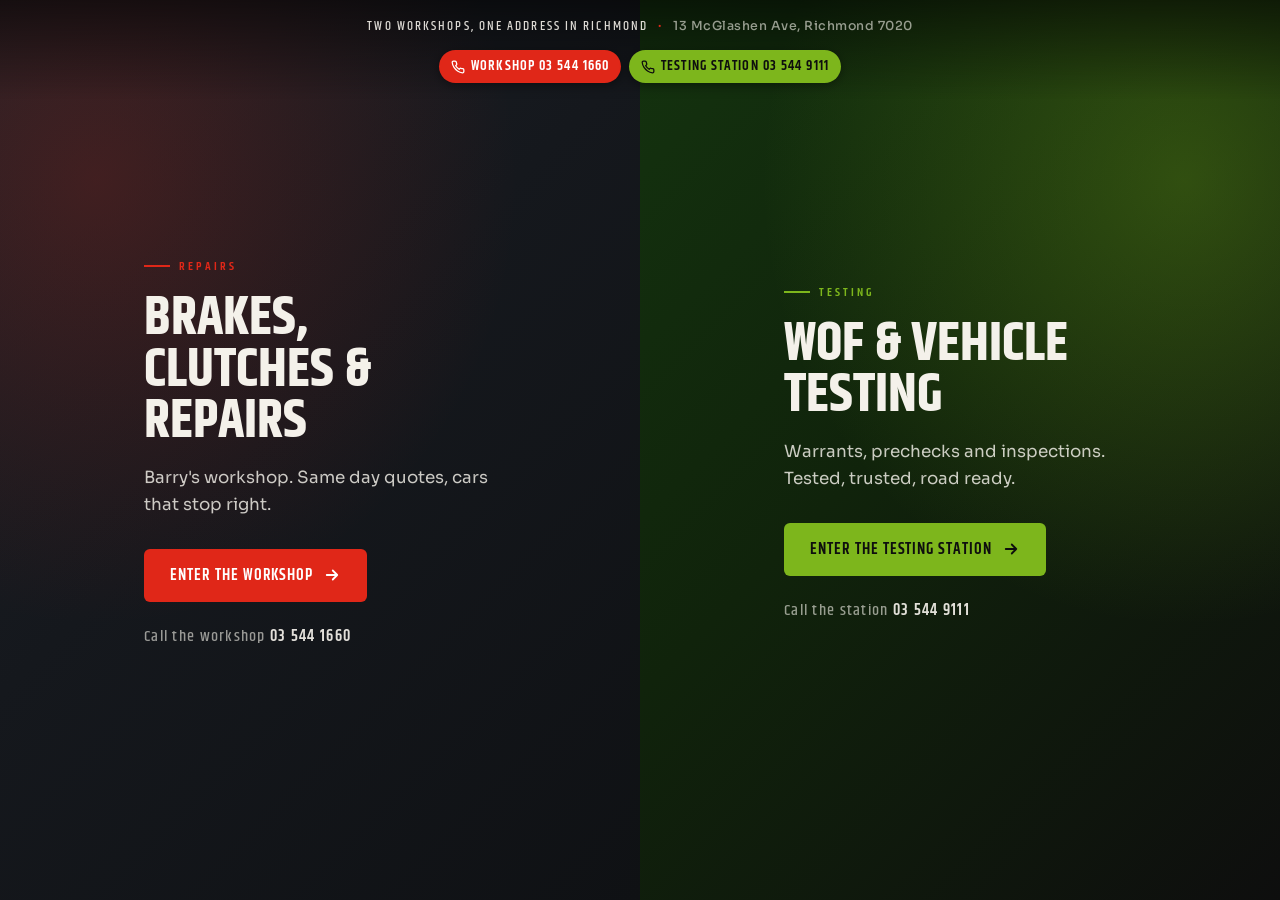
<file: index.html>
<!DOCTYPE html>
<html lang="en-NZ">
<head>
<meta charset="UTF-8">
<meta name="viewport" content="width=device-width, initial-scale=1.0">
<title>Richmond Brake &amp; Clutch and Richmond Vehicle Testing Station | Richmond</title>
<meta name="description" content="Two workshops, one address in Richmond. Barry Andrews' brake and clutch repair workshop, plus Richmond Vehicle Testing Station for WOF and vehicle inspections. 13 McGlashen Ave, Richmond 7020.">
<meta property="og:title" content="Richmond Brake & Clutch and Richmond Vehicle Testing Station">
<meta property="og:description" content="Two workshops, one address in Richmond. Repairs on one side, WOF and vehicle testing on the other.">
<meta property="og:type" content="website">
<link rel="icon" href="favicon.svg" type="image/svg+xml">
<link rel="preconnect" href="https://fonts.googleapis.com">
<link rel="preconnect" href="https://fonts.gstatic.com" crossorigin>
<link href="https://fonts.googleapis.com/css2?family=Khand:wght@400;500;600;700&family=Sora:wght@300;400;500;600&display=swap" rel="stylesheet">
<style>
  :root{
    --ink:#0f1114; --char:#15181d; --surface:#21262e;
    --accent:#e02718; --accent-d:#b41d10;
    --rvts:#7DB61C; --rvts-d:#63920f; --rvts-black:#0E0E0E;
    --bone:#f4f1ea; --ease:cubic-bezier(.2,.7,.2,1);
  }
  *{box-sizing:border-box;margin:0;padding:0}
  html,body{height:100%}
  body{
    font-family:'Sora',system-ui,sans-serif;
    background:var(--ink); color:var(--bone);
    overflow:hidden; -webkit-font-smoothing:antialiased;
  }

  /* Top strip */
  .chooser-top{
    position:fixed; top:0; left:0; right:0; z-index:5;
    display:flex; align-items:center; justify-content:center; gap:10px; flex-wrap:wrap;
    padding:16px 20px; text-align:center;
    font-family:'Khand',sans-serif; font-weight:500;
    letter-spacing:.16em; text-transform:uppercase; font-size:.82rem;
    color:rgba(244,241,234,.9);
    background:linear-gradient(to bottom, rgba(0,0,0,.55), rgba(0,0,0,0));
    pointer-events:none;
    animation:chTop .7s ease both;
  }
  .chooser-top .dot{color:var(--accent)}
  .chooser-top .addr{color:rgba(244,241,234,.6);font-family:'Sora';letter-spacing:.04em;text-transform:none;font-size:.78rem}
  /* Tap to call from the front page (13 Nov 2026): the panels' numbers are hidden on phones */
  .chooser-top .calls{width:100%;display:flex;justify-content:center;gap:8px;flex-wrap:wrap;margin-top:4px}
  .chooser-top .call{pointer-events:auto;display:inline-flex;align-items:center;gap:6px;padding:6px 12px;border-radius:999px;
    font-family:'Khand',sans-serif;font-weight:600;letter-spacing:.08em;font-size:.86rem;text-decoration:none;color:#fff;
    background:var(--accent);box-shadow:0 2px 10px rgba(0,0,0,.35);transition:background .2s}
  .chooser-top .call--rvts{background:var(--rvts);color:#0E0E0E}
  .chooser-top .call:hover{background:var(--accent-d)}
  .chooser-top .call--rvts:hover{background:var(--rvts-d)}
  .chooser-top .call svg{width:14px;height:14px}

  /* Split */
  .split{display:flex; height:100vh; height:100svh; width:100%}
  .panel{
    position:relative; flex:1 1 50%; overflow:hidden;
    display:flex; align-items:center; justify-content:center;
    text-decoration:none; color:var(--bone);
    transition:flex-grow .5s var(--ease), opacity .4s var(--ease);
    will-change:flex-grow;
  }
  .panel::before{
    content:""; position:absolute; inset:0; z-index:0;
    transition:transform .6s var(--ease), opacity .4s var(--ease);
    animation:chOpen .9s var(--ease) both;
  }
  .panel--brake::before{transform-origin:right center}
  .panel--rvts::before{transform-origin:left center}
  .panel--brake::before{
    background:
      radial-gradient(120% 90% at 15% 20%, rgba(224,39,24,.20), transparent 55%),
      linear-gradient(135deg, #1c2026 0%, #15181d 45%, #0f1114 100%);
  }
  .panel--rvts::before{
    background:
      radial-gradient(120% 90% at 85% 20%, rgba(125,182,28,.30), transparent 55%),
      linear-gradient(135deg, #14330f 0%, #10230b 45%, #0E0E0E 100%);
  }
  .panel-inner{
    position:relative; z-index:2; max-width:440px; width:100%;
    padding:40px 44px; text-align:left;
    animation:chFade .75s var(--ease) both;
  }
  .panel--brake .panel-inner{animation-delay:.18s}
  .panel--rvts .panel-inner{animation-delay:.32s}
  @keyframes chFade{from{opacity:0;transform:translateY(18px)}to{opacity:1;transform:none}}
  @keyframes chOpen{from{opacity:0;transform:scaleX(1.14)}to{opacity:1;transform:none}}
  @keyframes chTop{from{opacity:0;transform:translateY(-10px)}to{opacity:1;transform:none}}
  .panel-kicker{
    display:inline-flex; align-items:center; gap:9px;
    font-family:'Khand',sans-serif; font-weight:600; text-transform:uppercase;
    letter-spacing:.24em; font-size:.78rem; margin-bottom:18px;
  }
  .panel-kicker::before{content:"";width:26px;height:2px}
  .panel--brake .panel-kicker{color:var(--accent)}
  .panel--brake .panel-kicker::before{background:var(--accent)}
  .panel--rvts .panel-kicker{color:var(--rvts)}
  .panel--rvts .panel-kicker::before{background:var(--rvts)}
  .panel h1{
    font-family:'Khand',sans-serif; font-weight:700; text-transform:uppercase;
    line-height:.96; font-size:clamp(2.4rem,4.2vw,3.6rem); margin-bottom:16px;
  }
  .panel p{
    color:rgba(244,241,234,.82); font-size:1.05rem; line-height:1.6; max-width:38ch; margin-bottom:30px;
  }
  .panel-btn{
    display:inline-flex; align-items:center; gap:10px;
    font-family:'Khand',sans-serif; font-weight:600; text-transform:uppercase;
    letter-spacing:.06em; font-size:1rem;
    padding:14px 26px; border-radius:6px; color:#fff;
    transition:transform .2s var(--ease), background .2s var(--ease);
  }
  .panel-btn svg{width:18px;height:18px;transition:transform .25s var(--ease)}
  .panel--brake .panel-btn{background:var(--accent)}
  .panel--rvts .panel-btn{background:var(--rvts);color:#0E0E0E}
  .panel:hover .panel-btn{transform:translateY(-2px)}
  .panel--brake:hover .panel-btn{background:var(--accent-d)}
  .panel--rvts:hover .panel-btn{background:var(--rvts-d)}
  .panel:hover .panel-btn svg{transform:translateX(4px)}
  .panel-phone{
    display:block; margin-top:22px;
    font-family:'Khand',sans-serif; font-weight:500; letter-spacing:.08em;
    font-size:1rem; color:rgba(244,241,234,.6);
  }
  .panel-phone b{color:rgba(244,241,234,.92);font-weight:600}

  /* Desktop hover expand (55/45) with dimming */
  @media (hover:hover) and (min-width:861px){
    .split:hover .panel{flex-grow:.82; opacity:.6}
    .split:hover .panel:hover{flex-grow:1.22; opacity:1}
    .panel:hover::before{transform:scale(1.05)}
  }

  /* Divider seam on desktop */
  @media (min-width:861px){
    .panel--rvts{box-shadow:inset 1px 0 0 rgba(255,255,255,.06)}
  }

  /* ===== Mobile: simple, two clean tap-cards centred on screen ===== */
  @media (max-width:860px){
    html,body{height:auto}
    body{overflow:auto; display:flex; flex-direction:column; min-height:100svh; background:var(--ink)}

    /* Header prompt */
    .chooser-top{
      position:static; flex:0 0 auto; background:transparent; pointer-events:auto;
      flex-direction:column; gap:6px; padding:40px 22px 8px; text-align:center;
    }
    .chooser-top .dot{display:none}
    .chooser-top span:first-child{color:#fff; font-size:1.06rem; letter-spacing:.14em}
    .chooser-top .addr{width:100%; color:rgba(244,241,234,.5); letter-spacing:.05em}
    .chooser-top::after{
      content:"Tap a service to get started"; display:block; width:100%; margin-top:12px;
      font-family:'Sora',sans-serif; text-transform:none; letter-spacing:.01em;
      font-size:.84rem; color:rgba(244,241,234,.42);
    }

    /* Cards */
    .split{
      flex:1 1 auto; flex-direction:column; height:auto; min-height:0;
      justify-content:center; gap:16px;
      width:100%; max-width:460px; margin:0 auto;
      padding:6px 18px calc(30px + env(safe-area-inset-bottom));
    }
    .panel{
      flex:0 0 auto; min-height:0; border-radius:20px; overflow:hidden;
      align-items:stretch; justify-content:flex-start;
      box-shadow:0 16px 40px -24px rgba(0,0,0,.85);
    }
    .panel-inner{
      position:relative; width:100%; max-width:none; text-align:left;
      padding:26px 66px 26px 24px;
      display:flex; flex-direction:column; align-items:flex-start;
      animation-delay:0s;
    }
    .panel-kicker{justify-content:flex-start; margin-bottom:9px; font-size:.72rem}
    .panel h1{font-size:1.6rem; line-height:1; margin-bottom:0}
    .panel p{display:none}          /* declutter */
    .panel-phone{display:none}       /* declutter */
    .panel-btn{
      position:absolute; top:50%; right:18px; transform:translateY(-50%);
      width:46px; height:46px; padding:0; border-radius:50%;
      font-size:0; display:grid; place-items:center;
      box-shadow:0 6px 16px -8px rgba(0,0,0,.6);
    }
    .panel-btn svg{width:20px; height:20px}
  }
  @media (max-width:420px){
    .chooser-top{padding:32px 18px 6px}
    .panel h1{font-size:1.42rem}
    .panel-inner{padding:24px 60px 24px 22px}
    .panel-btn{width:44px; height:44px; right:16px}
  }

  @media (prefers-reduced-motion:reduce){
    .panel,.panel::before,.panel-btn,.panel-btn svg{transition:none}
    .panel-inner,.panel::before,.chooser-top{animation:none}
    .split:hover .panel{flex-grow:1;opacity:1}
    .split:hover .panel:hover{flex-grow:1}
  }
</style>
</head>
<body>

<div class="chooser-top">
  <span>Two workshops, one address in Richmond</span>
  <span class="dot">&bull;</span>
  <span class="addr">13 McGlashen Ave, Richmond 7020</span>
  <span class="calls">
    <a class="call call--brake" href="tel:+6435441660" aria-label="Call Richmond Brake and Clutch on 03 544 1660"><svg viewBox="0 0 24 24" fill="none" stroke="currentColor" stroke-width="2.2" stroke-linecap="round" stroke-linejoin="round" aria-hidden="true"><path d="M22 16.9v3a2 2 0 0 1-2.2 2 19.8 19.8 0 0 1-8.6-3.1 19.5 19.5 0 0 1-6-6A19.8 19.8 0 0 1 2.1 4.2 2 2 0 0 1 4.1 2h3a2 2 0 0 1 2 1.7c.1 1 .4 1.9.7 2.8a2 2 0 0 1-.5 2.1L8 9.9a16 16 0 0 0 6 6l1.3-1.3a2 2 0 0 1 2.1-.4c.9.3 1.8.6 2.8.7a2 2 0 0 1 1.7 2z"/></svg>Workshop 03 544 1660</a>
    <a class="call call--rvts" href="tel:+6435449111" aria-label="Call Richmond Vehicle Testing Station on 03 544 9111"><svg viewBox="0 0 24 24" fill="none" stroke="currentColor" stroke-width="2.2" stroke-linecap="round" stroke-linejoin="round" aria-hidden="true"><path d="M22 16.9v3a2 2 0 0 1-2.2 2 19.8 19.8 0 0 1-8.6-3.1 19.5 19.5 0 0 1-6-6A19.8 19.8 0 0 1 2.1 4.2 2 2 0 0 1 4.1 2h3a2 2 0 0 1 2 1.7c.1 1 .4 1.9.7 2.8a2 2 0 0 1-.5 2.1L8 9.9a16 16 0 0 0 6 6l1.3-1.3a2 2 0 0 1 2.1-.4c.9.3 1.8.6 2.8.7a2 2 0 0 1 1.7 2z"/></svg>Testing station 03 544 9111</a>
  </span>
</div>

<main class="split">
  <a class="panel panel--brake" href="brake-clutch.html" aria-label="Enter Richmond Brake and Clutch, the repair workshop">
    <div class="panel-inner">
      <span class="panel-kicker">Repairs</span>
      <h1>Brakes, Clutches &amp; Repairs</h1>
      <p>Barry's workshop. Same day quotes, cars that stop right.</p>
      <span class="panel-btn">Enter the workshop
        <svg viewBox="0 0 24 24" fill="none" stroke="currentColor" stroke-width="2.4" stroke-linecap="round" stroke-linejoin="round" aria-hidden="true"><path d="M5 12h14M13 6l6 6-6 6"/></svg>
      </span>
      <span class="panel-phone">Call the workshop <b>03 544 1660</b></span>
    </div>
  </a>

  <a class="panel panel--rvts" href="rvts.html" aria-label="Enter Richmond Vehicle Testing Station for WOF and inspections">
    <div class="panel-inner">
      <span class="panel-kicker">Testing</span>
      <h1>WOF &amp; Vehicle Testing</h1>
      <p>Warrants, prechecks and inspections. Tested, trusted, road ready.</p>
      <span class="panel-btn">Enter the testing station
        <svg viewBox="0 0 24 24" fill="none" stroke="currentColor" stroke-width="2.4" stroke-linecap="round" stroke-linejoin="round" aria-hidden="true"><path d="M5 12h14M13 6l6 6-6 6"/></svg>
      </span>
      <span class="panel-phone">Call the station <b>03 544 9111</b></span>
    </div>
  </a>
</main>

</body>
</html>
</file>
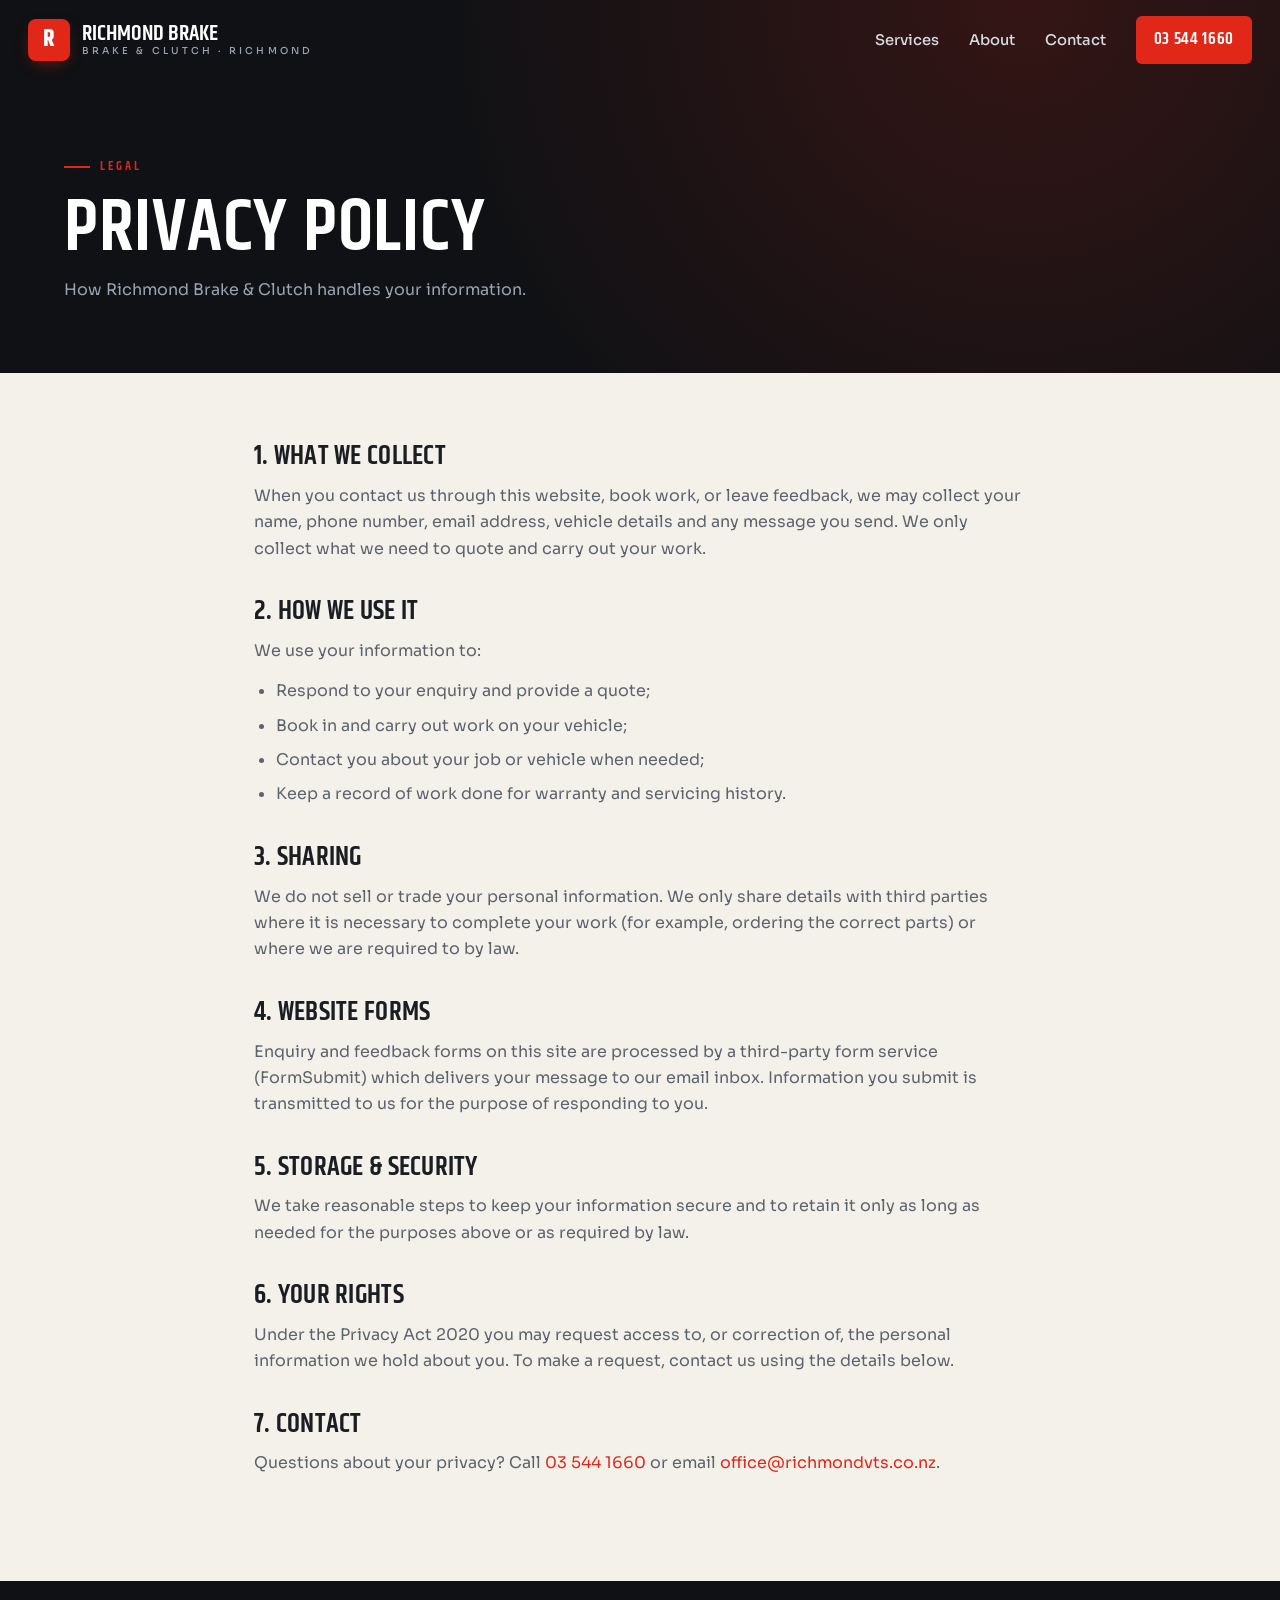
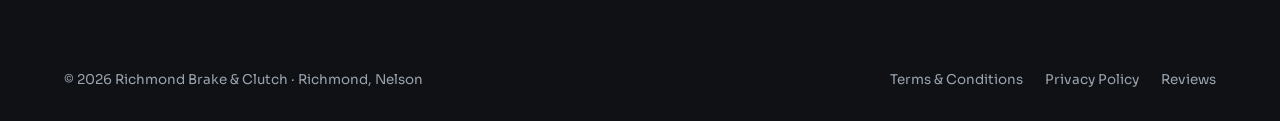
<file: privacy.html>
<!DOCTYPE html>
<html lang="en-NZ">
<head>
<meta charset="UTF-8">
<meta name="viewport" content="width=device-width, initial-scale=1.0">
<title>Privacy Policy | Richmond Brake &amp; Clutch</title>
<meta name="description" content="Privacy policy for Richmond Brake & Clutch.">
<link rel="icon" href="favicon.svg" type="image/svg+xml">
<link rel="preconnect" href="https://fonts.googleapis.com">
<link rel="preconnect" href="https://fonts.gstatic.com" crossorigin>
<link href="https://fonts.googleapis.com/css2?family=Khand:wght@400;500;600;700&family=Sora:wght@300;400;500;600&display=swap" rel="stylesheet">
<link rel="stylesheet" href="styles.css">
</head>
<body>
<nav class="nav scrolled">
  <a href="index.html" class="brand"><span class="mark">R</span><span class="bn">Richmond Brake<small>Brake &amp; Clutch · Richmond</small></span></a>
  <div class="nav-links">
    <a class="lnk" href="brake-clutch.html#services">Services</a>
    <a class="lnk" href="brake-clutch.html#about">About</a>
    <a class="lnk" href="brake-clutch.html#contact">Contact</a>
    <a class="nav-phone" href="tel:+6435441660">03 544 1660</a>
  </div>
  <div class="burger"><span></span><span></span><span></span></div>
</nav>

<header class="page-hero">
  <div class="wrap">
    <span class="eyebrow">Legal</span>
    <h1>Privacy Policy</h1>
    <p>How Richmond Brake &amp; Clutch handles your information.</p>
  </div>
</header>

<section class="legal">
  <div class="wrap">
    <h2>1. What we collect</h2>
    <p>When you contact us through this website, book work, or leave feedback, we may collect your name, phone number, email address, vehicle details and any message you send. We only collect what we need to quote and carry out your work.</p>

    <h2>2. How we use it</h2>
    <p>We use your information to:</p>
    <ul>
      <li>Respond to your enquiry and provide a quote;</li>
      <li>Book in and carry out work on your vehicle;</li>
      <li>Contact you about your job or vehicle when needed;</li>
      <li>Keep a record of work done for warranty and servicing history.</li>
    </ul>

    <h2>3. Sharing</h2>
    <p>We do not sell or trade your personal information. We only share details with third parties where it is necessary to complete your work (for example, ordering the correct parts) or where we are required to by law.</p>

    <h2>4. Website forms</h2>
    <p>Enquiry and feedback forms on this site are processed by a third-party form service (FormSubmit) which delivers your message to our email inbox. Information you submit is transmitted to us for the purpose of responding to you.</p>

    <h2>5. Storage &amp; security</h2>
    <p>We take reasonable steps to keep your information secure and to retain it only as long as needed for the purposes above or as required by law.</p>

    <h2>6. Your rights</h2>
    <p>Under the Privacy Act 2020 you may request access to, or correction of, the personal information we hold about you. To make a request, contact us using the details below.</p>

    <h2>7. Contact</h2>
    <p>Questions about your privacy? Call <a href="tel:+6435441660" style="color:var(--accent)">03 544 1660</a> or email <a href="mailto:office@richmondvts.co.nz" style="color:var(--accent)">office@richmondvts.co.nz</a>.</p>
  </div>
</section>

<footer class="footer">
  <div class="wrap">
    <div class="foot-bottom" style="border-top:none">
      <p>© 2026 Richmond Brake &amp; Clutch · Richmond, Nelson</p>
      <div class="links">
        <a href="terms.html">Terms &amp; Conditions</a>
        <a href="privacy.html">Privacy Policy</a>
        <a href="review.html">Reviews</a>
      </div>
    </div>
  </div>
</footer>
<script src="main.js"></script>
</body>
</html>
</file>
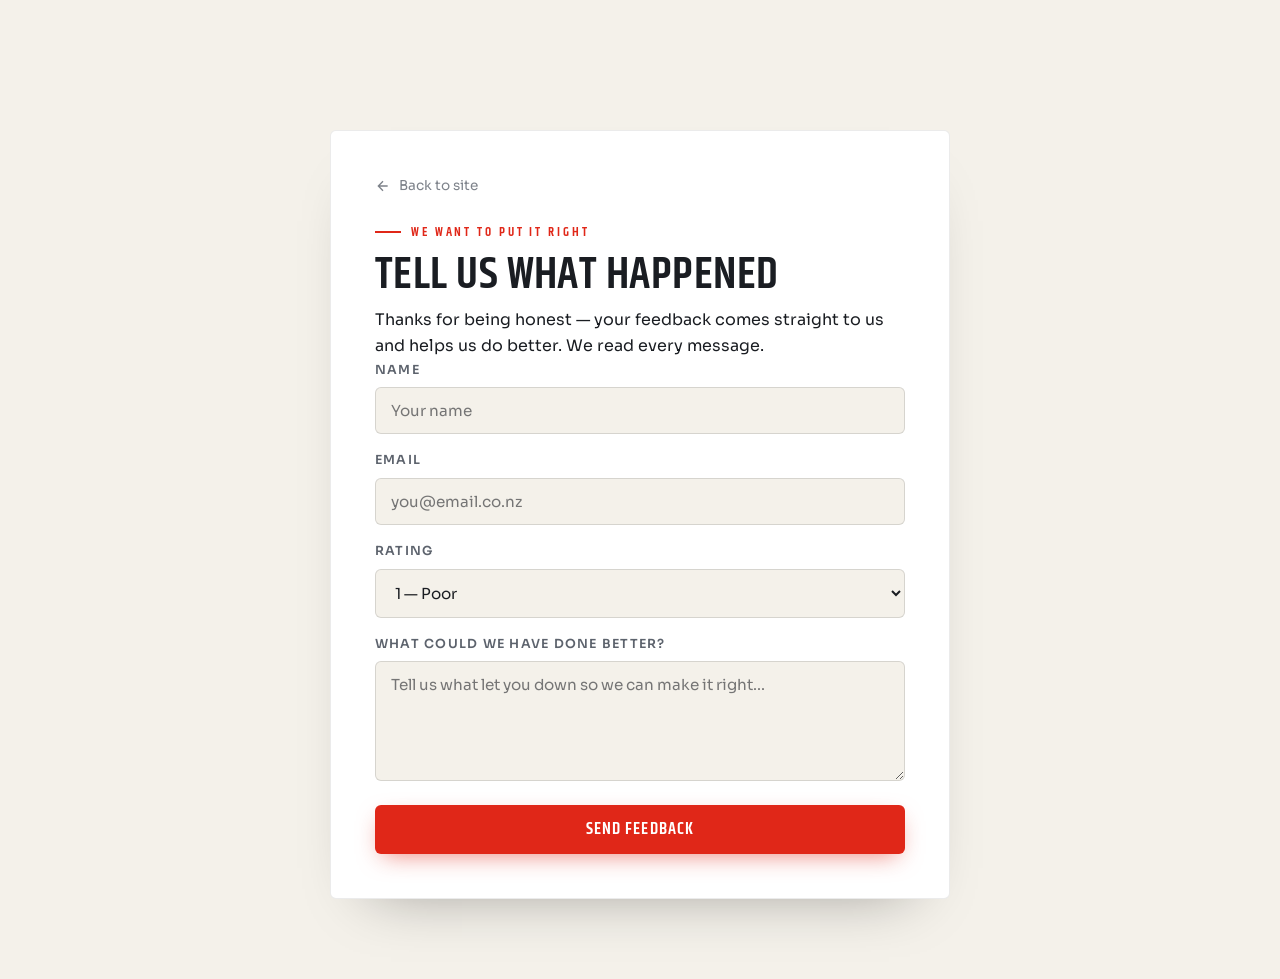
<file: private.html>
<!DOCTYPE html>
<html lang="en-NZ">
<head>
<meta charset="UTF-8">
<meta name="viewport" content="width=device-width, initial-scale=1.0">
<title>Your Feedback | Richmond Brake &amp; Clutch</title>
<meta name="description" content="Share your feedback privately with Richmond Brake & Clutch.">
<link rel="icon" href="favicon.svg" type="image/svg+xml">
<link rel="preconnect" href="https://fonts.googleapis.com">
<link rel="preconnect" href="https://fonts.gstatic.com" crossorigin>
<link href="https://fonts.googleapis.com/css2?family=Khand:wght@400;500;600;700&family=Sora:wght@300;400;500;600&display=swap" rel="stylesheet">
<link rel="stylesheet" href="styles.css">
</head>
<body>
<div class="fb-wrap">
  <div class="fb-card">
    <a href="index.html" class="back-link" style="position:static;color:var(--muted);display:inline-flex;margin-bottom:18px">
      <svg width="16" height="16" viewBox="0 0 24 24" fill="none" stroke="currentColor" stroke-width="2"><path d="M19 12H5M12 19l-7-7 7-7"/></svg> Back to site
    </a>
    <div id="formView">
      <span class="eyebrow">We want to put it right</span>
      <h1>Tell us what happened</h1>
      <p>Thanks for being honest — your feedback comes straight to us and helps us do better. We read every message.</p>
      <div class="rating-pill" id="ratingPill">★ Your rating: <span id="ratingNum">—</span> / 5</div>
      <form id="fbForm" action="https://formspree.io/f/mdaqjbww" method="POST">
        <input type="hidden" name="_subject" value="Private feedback — Richmond Brake & Clutch">
        <input type="hidden" name="Rating" id="ratingField" value="">
        <div class="field"><label>Name</label><input type="text" name="Name" placeholder="Your name" required></div>
        <div class="field"><label>Email</label><input type="email" name="email" placeholder="you@email.co.nz" required></div>
        <div class="field"><label>Rating</label>
          <select name="RatingChoice" id="ratingSelect">
            <option value="1">1 — Poor</option>
            <option value="2">2 — Below expectations</option>
            <option value="3">3 — OK</option>
          </select>
        </div>
        <div class="field"><label>What could we have done better?</label><textarea name="Feedback" placeholder="Tell us what let you down so we can make it right..." required></textarea></div>
        <button type="submit" class="btn btn-primary" style="width:100%;justify-content:center">Send Feedback</button>
      </form>
    </div>
    <div class="success" id="successView">
      <div class="ic"><svg width="34" height="34" viewBox="0 0 24 24" fill="none" stroke="currentColor" stroke-width="2.5"><path d="M5 12l5 5L20 6"/></svg></div>
      <h2>Thank you</h2>
      <p>We've got your feedback and we'll be in touch to put things right. We genuinely appreciate you taking the time.</p>
      <a href="index.html" class="btn btn-outline" style="margin-top:24px">Back to home</a>
    </div>
  </div>
</div>
<script>
// Pre-fill rating from URL
var params = new URLSearchParams(window.location.search);
var rating = params.get('rating');
if (rating && ['1','2','3'].indexOf(rating) !== -1) {
  document.getElementById('ratingNum').textContent = rating;
  document.getElementById('ratingField').value = rating;
  var sel = document.getElementById('ratingSelect');
  sel.value = rating;
} else {
  document.getElementById('ratingPill').style.display = 'none';
}
document.getElementById('ratingSelect').addEventListener('change', function(){
  document.getElementById('ratingField').value = this.value;
  document.getElementById('ratingNum').textContent = this.value;
});

// AJAX submit → show success state
document.getElementById('fbForm').addEventListener('submit', function(e){
  e.preventDefault();
  var form = e.target;
  fetch(form.action, { method:'POST', body:new FormData(form), headers:{'Accept':'application/json'} })
    .then(function(){ document.getElementById('formView').style.display='none'; document.getElementById('successView').classList.add('show'); window.scrollTo(0,0); })
    .catch(function(){ document.getElementById('formView').style.display='none'; document.getElementById('successView').classList.add('show'); });
});
</script>
</body>
</html>
</file>
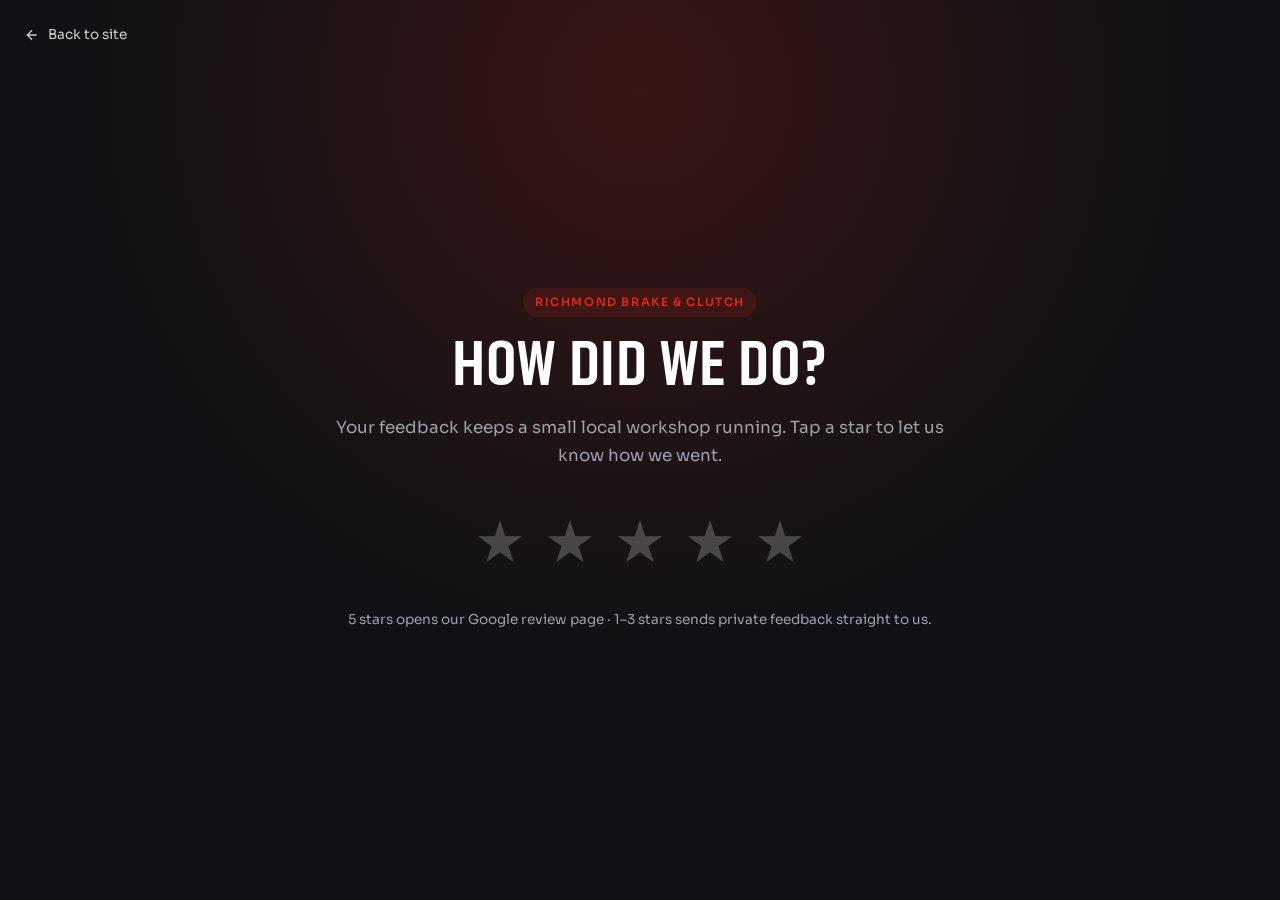
<file: review.html>
<!DOCTYPE html>
<html lang="en-NZ">
<head>
<meta charset="UTF-8">
<meta name="viewport" content="width=device-width, initial-scale=1.0">
<title>Leave a Review | Richmond Brake &amp; Clutch</title>
<meta name="description" content="Tell us how we did. Leave a quick rating for Richmond Brake & Clutch.">
<link rel="icon" href="favicon.svg" type="image/svg+xml">
<link rel="preconnect" href="https://fonts.googleapis.com">
<link rel="preconnect" href="https://fonts.gstatic.com" crossorigin>
<link href="https://fonts.googleapis.com/css2?family=Khand:wght@400;500;600;700&family=Sora:wght@300;400;500;600&display=swap" rel="stylesheet">
<link rel="stylesheet" href="styles.css">
</head>
<body>
<div class="review-wrap">
  <a href="index.html" class="back-link">
    <svg width="16" height="16" viewBox="0 0 24 24" fill="none" stroke="currentColor" stroke-width="2"><path d="M19 12H5M12 19l-7-7 7-7"/></svg> Back to site
  </a>
  <div class="review-card">
    <span class="badge">Richmond Brake &amp; Clutch</span>
    <h1>How did we do?</h1>
    <p>Your feedback keeps a small local workshop running. Tap a star to let us know how we went.</p>
    <div class="star-row" id="stars">
      <button class="star-btn" data-v="1" aria-label="1 star">★</button>
      <button class="star-btn" data-v="2" aria-label="2 stars">★</button>
      <button class="star-btn" data-v="3" aria-label="3 stars">★</button>
      <button class="star-btn" data-v="4" aria-label="4 stars">★</button>
      <button class="star-btn" data-v="5" aria-label="5 stars">★</button>
    </div>
    <p class="small">5 stars opens our Google review page · 1–3 stars sends private feedback straight to us.</p>
  </div>
</div>
<script>
// 4–5 stars → Google review; 1–3 → private feedback form
var GOOGLE_REVIEW_URL = "https://search.google.com/local/writereview?placeid=ChIJj8UVHRWUO20RhXWLin2Xtoo";
var row = document.getElementById('stars');
row.querySelectorAll('.star-btn').forEach(function(btn){
  btn.addEventListener('mouseenter', function(){
    var v = +btn.dataset.v;
    row.querySelectorAll('.star-btn').forEach(function(b){ b.style.color = (+b.dataset.v <= v) ? '' : 'rgba(255,255,255,.22)'; });
    row.classList.add('hl');
    row.querySelectorAll('.star-btn').forEach(function(b){ if(+b.dataset.v <= v) b.style.color = 'var(--accent)'; });
  });
  btn.addEventListener('click', function(){
    var v = +btn.dataset.v;
    if (v >= 4) { window.location.href = GOOGLE_REVIEW_URL; }
    else { window.location.href = 'private.html?rating=' + v; }
  });
});
row.addEventListener('mouseleave', function(){
  row.classList.remove('hl');
  row.querySelectorAll('.star-btn').forEach(function(b){ b.style.color = 'rgba(255,255,255,.22)'; });
});
</script>
</body>
</html>
</file>
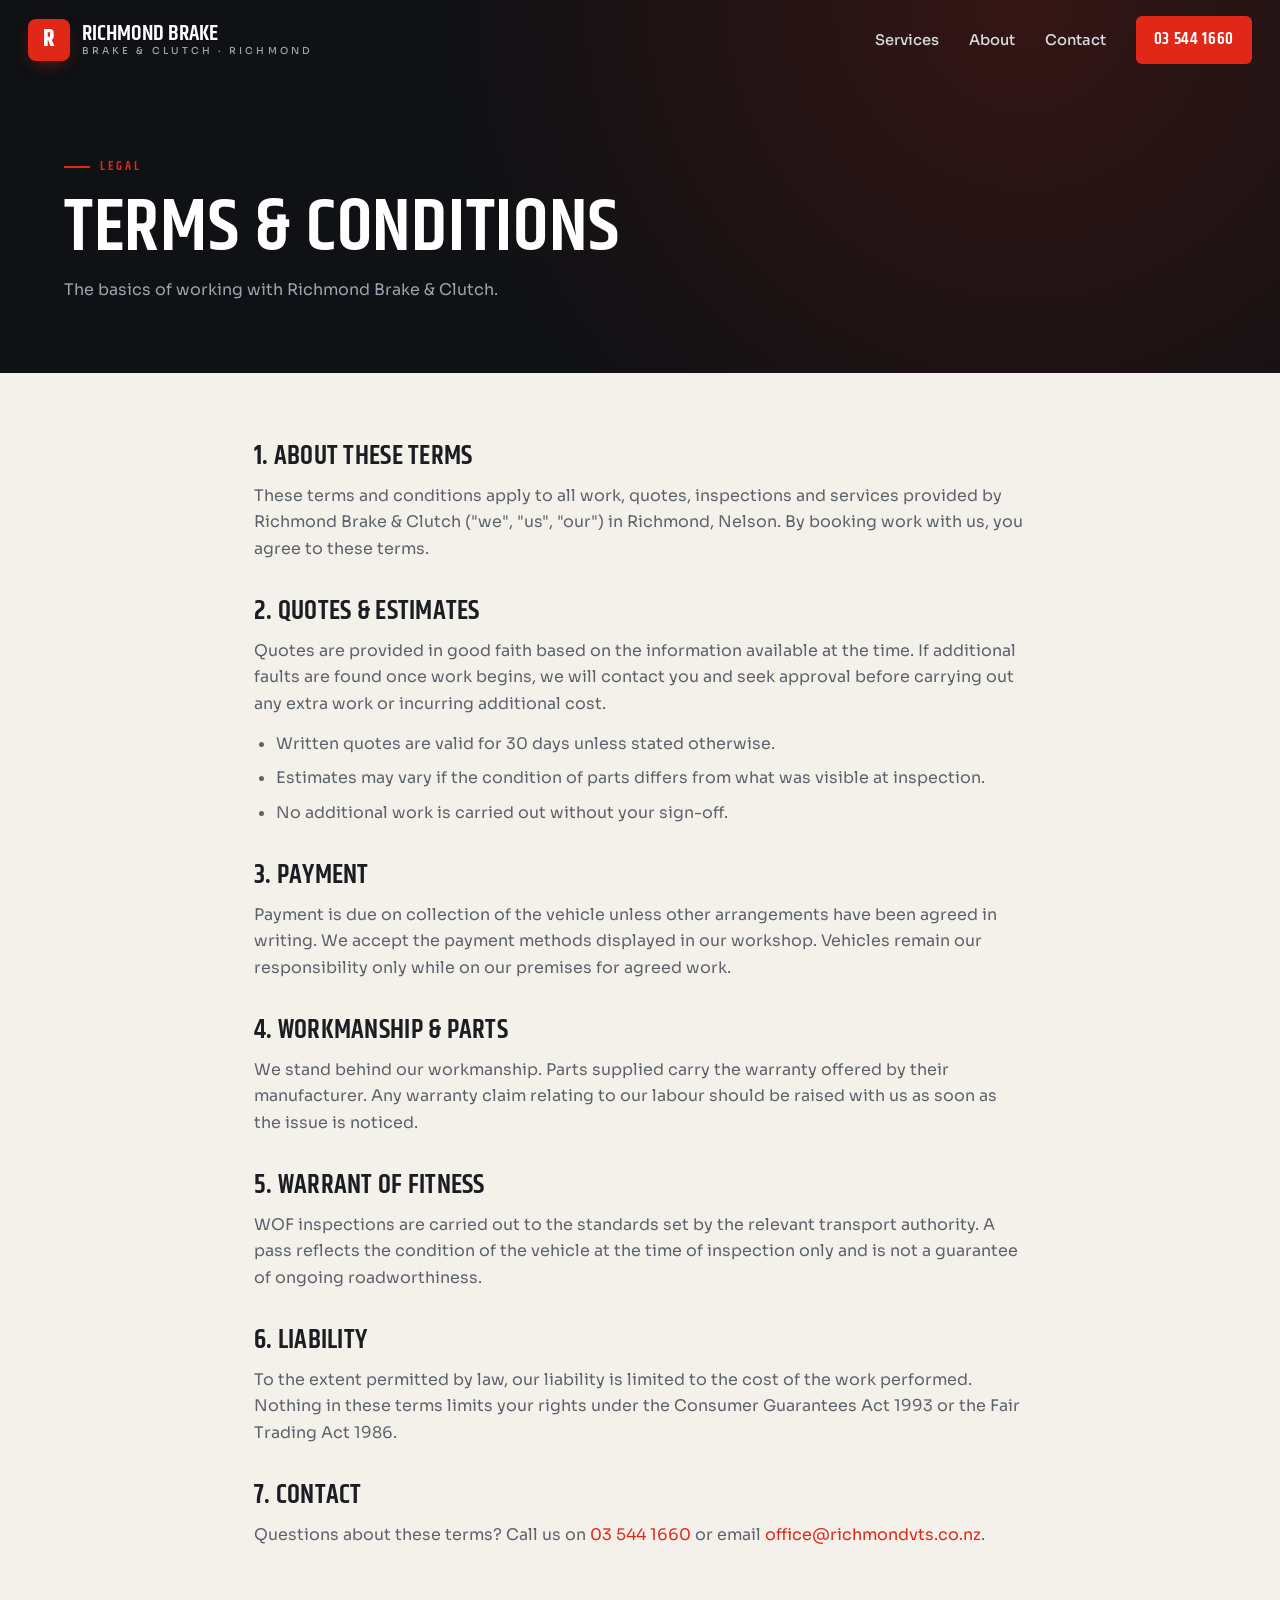
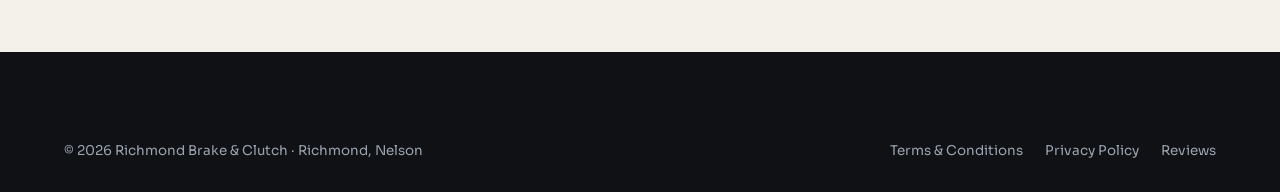
<file: terms.html>
<!DOCTYPE html>
<html lang="en-NZ">
<head>
<meta charset="UTF-8">
<meta name="viewport" content="width=device-width, initial-scale=1.0">
<title>Terms &amp; Conditions | Richmond Brake &amp; Clutch</title>
<meta name="description" content="Terms and conditions for Richmond Brake & Clutch.">
<link rel="icon" href="favicon.svg" type="image/svg+xml">
<link rel="preconnect" href="https://fonts.googleapis.com">
<link rel="preconnect" href="https://fonts.gstatic.com" crossorigin>
<link href="https://fonts.googleapis.com/css2?family=Khand:wght@400;500;600;700&family=Sora:wght@300;400;500;600&display=swap" rel="stylesheet">
<link rel="stylesheet" href="styles.css">
</head>
<body>
<nav class="nav scrolled">
  <a href="index.html" class="brand"><span class="mark">R</span><span class="bn">Richmond Brake<small>Brake &amp; Clutch · Richmond</small></span></a>
  <div class="nav-links">
    <a class="lnk" href="brake-clutch.html#services">Services</a>
    <a class="lnk" href="brake-clutch.html#about">About</a>
    <a class="lnk" href="brake-clutch.html#contact">Contact</a>
    <a class="nav-phone" href="tel:+6435441660">03 544 1660</a>
  </div>
  <div class="burger"><span></span><span></span><span></span></div>
</nav>

<header class="page-hero">
  <div class="wrap">
    <span class="eyebrow">Legal</span>
    <h1>Terms &amp; Conditions</h1>
    <p>The basics of working with Richmond Brake &amp; Clutch.</p>
  </div>
</header>

<section class="legal">
  <div class="wrap">
    <h2>1. About these terms</h2>
    <p>These terms and conditions apply to all work, quotes, inspections and services provided by Richmond Brake &amp; Clutch ("we", "us", "our") in Richmond, Nelson. By booking work with us, you agree to these terms.</p>

    <h2>2. Quotes &amp; estimates</h2>
    <p>Quotes are provided in good faith based on the information available at the time. If additional faults are found once work begins, we will contact you and seek approval before carrying out any extra work or incurring additional cost.</p>
    <ul>
      <li>Written quotes are valid for 30 days unless stated otherwise.</li>
      <li>Estimates may vary if the condition of parts differs from what was visible at inspection.</li>
      <li>No additional work is carried out without your sign-off.</li>
    </ul>

    <h2>3. Payment</h2>
    <p>Payment is due on collection of the vehicle unless other arrangements have been agreed in writing. We accept the payment methods displayed in our workshop. Vehicles remain our responsibility only while on our premises for agreed work.</p>

    <h2>4. Workmanship &amp; parts</h2>
    <p>We stand behind our workmanship. Parts supplied carry the warranty offered by their manufacturer. Any warranty claim relating to our labour should be raised with us as soon as the issue is noticed.</p>

    <h2>5. Warrant of Fitness</h2>
    <p>WOF inspections are carried out to the standards set by the relevant transport authority. A pass reflects the condition of the vehicle at the time of inspection only and is not a guarantee of ongoing roadworthiness.</p>

    <h2>6. Liability</h2>
    <p>To the extent permitted by law, our liability is limited to the cost of the work performed. Nothing in these terms limits your rights under the Consumer Guarantees Act 1993 or the Fair Trading Act 1986.</p>

    <h2>7. Contact</h2>
    <p>Questions about these terms? Call us on <a href="tel:+6435441660" style="color:var(--accent)">03 544 1660</a> or email <a href="mailto:office@richmondvts.co.nz" style="color:var(--accent)">office@richmondvts.co.nz</a>.</p>
  </div>
</section>

<footer class="footer">
  <div class="wrap">
    <div class="foot-bottom" style="border-top:none">
      <p>© 2026 Richmond Brake &amp; Clutch · Richmond, Nelson</p>
      <div class="links">
        <a href="terms.html">Terms &amp; Conditions</a>
        <a href="privacy.html">Privacy Policy</a>
        <a href="review.html">Reviews</a>
      </div>
    </div>
  </div>
</footer>
<script src="main.js"></script>
</body>
</html>
</file>
<file: styles.css>
/* Richmond Brake & Clutch — Industrial archetype
   Fonts: Khand (display) + Sora (body) | Accent: brake red */

:root{
  --ink:#0f1114;
  --char:#15181d;
  --char-2:#1c2026;
  --surface:#21262e;
  --line:rgba(255,255,255,.08);
  --bone:#f4f1ea;
  --bone-2:#ece7dd;
  --paper:#ffffff;
  --text:#1a1d22;
  --muted:#5d636d;
  --muted-d:#9aa3af;
  --accent:#e02718;
  --accent-d:#b41d10;
  --accent-soft:rgba(224,39,24,.12);
  --r:6px;
  --maxw:1200px;
  --ease:cubic-bezier(.2,.7,.2,1);
}

*{box-sizing:border-box;margin:0;padding:0}
html{scroll-behavior:smooth}
img{image-orientation:from-image;max-width:100%;display:block}
body{
  font-family:'Sora',system-ui,sans-serif;
  color:var(--text);
  background:var(--bone);
  line-height:1.65;
  -webkit-font-smoothing:antialiased;
  overflow-x:hidden;
}
h1,h2,h3,h4,.display{
  font-family:'Khand','Sora',sans-serif;
  font-weight:600;
  line-height:1.02;
  letter-spacing:.01em;
  text-transform:uppercase;
}
a{color:inherit;text-decoration:none}
.wrap{max-width:var(--maxw);margin:0 auto;padding:0 24px}
.eyebrow{
  font-family:'Khand',sans-serif;
  text-transform:uppercase;
  letter-spacing:.22em;
  font-size:.82rem;
  font-weight:600;
  color:var(--accent);
  display:inline-flex;align-items:center;gap:10px;
}
.eyebrow::before{content:"";width:26px;height:2px;background:var(--accent);display:inline-block}
.eyebrow.center::after{content:"";width:26px;height:2px;background:var(--accent);display:inline-block}
.eyebrow.center{justify-content:center}

/* Buttons */
.btn{
  display:inline-flex;align-items:center;gap:10px;
  font-family:'Khand',sans-serif;font-weight:600;
  text-transform:uppercase;letter-spacing:.06em;font-size:1.05rem;
  padding:14px 26px;border-radius:var(--r);
  border:2px solid transparent;cursor:pointer;
  transition:transform .25s var(--ease),background .25s,box-shadow .25s,border-color .25s;
  line-height:1;
}
.btn-primary{background:var(--accent);color:#fff;box-shadow:0 8px 24px -8px rgba(224,39,24,.6)}
.btn-primary:hover{background:var(--accent-d);transform:translateY(-2px);box-shadow:0 14px 30px -10px rgba(224,39,24,.7)}
.btn-ghost{border-color:rgba(255,255,255,.35);color:#fff}
.btn-ghost:hover{border-color:#fff;background:rgba(255,255,255,.08);transform:translateY(-2px)}
.btn-dark{background:var(--ink);color:#fff}
.btn-dark:hover{background:#000;transform:translateY(-2px)}
.btn-outline{border-color:var(--ink);color:var(--ink)}
.btn-outline:hover{background:var(--ink);color:#fff;transform:translateY(-2px)}

/* Nav */
.nav{
  position:fixed;top:0;left:0;right:0;z-index:60;
  display:flex;align-items:center;justify-content:space-between;
  padding:16px 28px;
  background:rgba(15,17,20,0);
  transition:background .35s,backdrop-filter .35s,padding .35s,box-shadow .35s;
}
.nav.scrolled{background:rgba(15,17,20,.94);backdrop-filter:blur(10px);padding:12px 28px;box-shadow:0 1px 0 var(--line)}
.brand{display:flex;align-items:center;gap:12px;color:#fff}
.brand .mark{
  width:42px;height:42px;border-radius:8px;display:grid;place-items:center;
  background:var(--accent);font-family:'Khand';font-weight:700;font-size:1.5rem;color:#fff;
  box-shadow:0 6px 18px -8px rgba(224,39,24,.8);
}
.brand .bn{font-family:'Khand';font-weight:600;font-size:1.4rem;text-transform:uppercase;line-height:.9}
.brand .bn small{display:block;font-family:'Sora';font-size:.6rem;letter-spacing:.32em;color:var(--muted-d);font-weight:500;text-transform:uppercase;margin-top:3px}
.nav-links{display:flex;align-items:center;gap:30px}
.nav-links a.lnk{color:#d7dbe0;font-size:.92rem;font-weight:500;transition:color .2s;position:relative}
.nav-links a.lnk:hover{color:#fff}
.nav-links a.lnk::after{content:"";position:absolute;left:0;bottom:-6px;width:0;height:2px;background:var(--accent);transition:width .25s}
.nav-links a.lnk:hover::after{width:100%}
.nav-phone{
  display:inline-flex;align-items:center;gap:9px;
  background:var(--accent);color:#fff;padding:10px 18px;border-radius:var(--r);
  font-family:'Khand';font-weight:600;font-size:1.05rem;letter-spacing:.04em;
  transition:background .25s,transform .25s;
}
.nav-phone:hover{background:var(--accent-d);transform:translateY(-2px)}
.burger{display:none;flex-direction:column;gap:5px;cursor:pointer;padding:8px}
.burger span{width:24px;height:2px;background:#fff;transition:.3s}

/* Switch button (jump to the other site) */
.nav-switch-btn{
  display:inline-flex;align-items:center;gap:8px;margin-right:6px;
  font-family:'Khand',sans-serif;font-weight:600;font-size:.9rem;letter-spacing:.04em;text-transform:uppercase;
  color:#fff;padding:9px 16px;border-radius:999px;white-space:nowrap;
  border:1px solid var(--accent);background:var(--accent-soft);
  transition:background .2s,transform .2s,border-color .2s;
}
.nav-switch-btn:hover{background:var(--accent);transform:translateY(-2px)}
.nav-switch-btn svg{width:16px;height:16px;flex:none}

/* Hero */
.hero{
  position:relative;min-height:100svh;display:flex;align-items:flex-end;
  background:var(--ink);color:#fff;overflow:hidden;
}
.hero-slides{position:absolute;inset:0;z-index:0}
.hero-slide{
  position:absolute;inset:0;opacity:0;transition:opacity 1.4s ease;
  background-size:cover;background-position:center;
  filter:saturate(.85) contrast(1.05);
  transform:scale(1.05);
}
.hero-slide.active{opacity:1;animation:slowzoom 8s linear forwards}
@keyframes slowzoom{from{transform:scale(1.05)}to{transform:scale(1.14)}}
.hero-overlay{
  position:absolute;inset:0;z-index:1;
  background:linear-gradient(180deg,rgba(15,17,20,.55) 0%,rgba(15,17,20,.5) 40%,rgba(15,17,20,.86) 100%);
}
.hero-overlay::after{content:"";position:absolute;inset:0;background:linear-gradient(90deg,rgba(15,17,20,.7),transparent 65%)}
.hero-inner{position:relative;z-index:2;width:100%;max-width:var(--maxw);margin:0 auto;padding:120px 24px 80px}
.hero h1{font-size:clamp(3rem,8vw,6.4rem);max-width:15ch;margin:18px 0 18px;text-shadow:0 2px 30px rgba(0,0,0,.4)}
.hero h1 .hl{color:var(--accent)}
.hero .sub{font-size:clamp(1.05rem,1.6vw,1.25rem);max-width:46ch;color:#dfe3e8;font-weight:400}
.hero-cta{display:flex;gap:14px;margin-top:30px;flex-wrap:wrap}
.hero-meta{
  display:flex;gap:28px;margin-top:42px;flex-wrap:wrap;align-items:center;
  padding-top:26px;border-top:1px solid rgba(255,255,255,.14);
}
.hero-meta .m{display:flex;flex-direction:column;gap:2px}
.hero-meta .m b{font-family:'Khand';font-size:1.9rem;color:#fff;line-height:1}
.hero-meta .m span{font-size:.78rem;letter-spacing:.12em;text-transform:uppercase;color:var(--muted-d)}
.hero-meta .stars{color:var(--accent);letter-spacing:2px}
.scroll-hint{position:absolute;bottom:24px;left:50%;transform:translateX(-50%);z-index:2;color:rgba(255,255,255,.5);font-size:.72rem;letter-spacing:.3em;text-transform:uppercase;writing-mode:vertical-rl}

/* Section base */
section{padding:100px 0}
.sec-light{background:var(--bone)}
.sec-paper{background:var(--paper)}
.sec-dark{background:var(--char);color:#fff}
.sec-head{max-width:680px;margin-bottom:54px}
.sec-head.center{margin-left:auto;margin-right:auto;text-align:center}
.sec-head h2{font-size:clamp(2.2rem,4.5vw,3.6rem);margin:14px 0 12px}
.sec-head p{color:var(--muted);font-size:1.05rem}
.sec-dark .sec-head p{color:var(--muted-d)}

/* Trust strip */
.trust{background:var(--char);color:#fff;padding:0}
.trust .wrap{display:grid;grid-template-columns:repeat(3,1fr);gap:0}
.trust .t{
  padding:46px 30px;display:flex;gap:18px;align-items:flex-start;
  border-right:1px solid var(--line);
}
.trust .t:last-child{border-right:none}
.trust .ico{flex:0 0 auto;width:50px;height:50px;border-radius:10px;background:var(--accent-soft);display:grid;place-items:center;color:var(--accent)}
.trust .ico svg{width:26px;height:26px}
.trust h3{font-size:1.5rem;letter-spacing:.02em}
.trust p{color:var(--muted-d);font-size:.92rem;margin-top:4px}

/* Services */
.svc-grid{display:grid;grid-template-columns:repeat(3,1fr);gap:22px}
.svc{
  background:var(--paper);border:1px solid rgba(0,0,0,.07);border-radius:var(--r);
  padding:34px 30px;position:relative;overflow:hidden;
  transition:transform .3s var(--ease),box-shadow .3s,border-color .3s;
}
.svc::before{content:"";position:absolute;left:0;top:0;height:3px;width:0;background:var(--accent);transition:width .35s var(--ease)}
.svc:hover{transform:translateY(-6px);box-shadow:0 22px 44px -26px rgba(0,0,0,.4);border-color:rgba(0,0,0,.12)}
.svc:hover::before{width:100%}
.svc .num{font-family:'Khand';font-size:.9rem;letter-spacing:.2em;color:var(--accent);font-weight:600}
.svc .ico{width:54px;height:54px;border-radius:10px;background:var(--ink);color:#fff;display:grid;place-items:center;margin:18px 0 20px}
.svc .ico svg{width:28px;height:28px}
.svc h3{font-size:1.65rem;margin-bottom:8px}
.svc p{color:var(--muted);font-size:.95rem}

/* About */
.about-grid{display:grid;grid-template-columns:1fr 1fr;gap:60px;align-items:center}
.about-media{position:relative}
.about-media img{width:100%;aspect-ratio:4/3;object-fit:cover;border-radius:var(--r);filter:saturate(.85) contrast(1.05)}
.about-media .tag{
  position:absolute;left:-14px;bottom:26px;background:var(--accent);color:#fff;
  padding:16px 22px;border-radius:var(--r);box-shadow:0 16px 36px -16px rgba(224,39,24,.7);
}
.about-media .tag b{font-family:'Khand';font-size:2.2rem;display:block;line-height:.9}
.about-media .tag span{font-size:.74rem;letter-spacing:.14em;text-transform:uppercase}
.about-copy h2{font-size:clamp(2rem,4vw,3.2rem);margin:14px 0 18px}
.about-copy p{color:var(--muted);margin-bottom:16px}
.checklist{list-style:none;margin-top:26px;display:grid;gap:14px}
.checklist li{display:flex;gap:14px;align-items:flex-start;font-weight:500;color:var(--text)}
.checklist .ck{flex:0 0 auto;width:26px;height:26px;border-radius:6px;background:var(--accent-soft);color:var(--accent);display:grid;place-items:center}
.checklist .ck svg{width:16px;height:16px}

/* Crew */
.crew-grid{display:grid;grid-template-columns:repeat(3,1fr);gap:22px}
.crew{background:var(--char-2);border:1px solid var(--line);border-radius:var(--r);padding:32px;transition:transform .3s var(--ease),border-color .3s}
.crew:hover{transform:translateY(-5px);border-color:rgba(224,39,24,.4)}
.crew .av{
  width:74px;height:74px;border-radius:50%;background:var(--ink);
  display:grid;place-items:center;font-family:'Khand';font-size:1.7rem;color:#fff;
  border:2px solid var(--accent);margin-bottom:20px;
}
.crew h3{font-size:1.5rem;color:#fff}
.crew .role{color:var(--accent);font-size:.8rem;letter-spacing:.14em;text-transform:uppercase;font-family:'Khand';font-weight:600;margin-bottom:10px}
.crew p{color:var(--muted-d);font-size:.92rem}
.badge{display:inline-block;background:var(--accent-soft);color:var(--accent);font-size:.72rem;letter-spacing:.14em;text-transform:uppercase;padding:5px 12px;border-radius:40px;font-weight:600;margin-bottom:14px}

/* Reviews */
.rev-grid{display:grid;grid-template-columns:repeat(3,1fr);gap:22px}
.rev{background:var(--paper);border:1px solid rgba(0,0,0,.07);border-radius:var(--r);padding:30px;display:flex;flex-direction:column;gap:14px;transition:transform .3s var(--ease),box-shadow .3s}
.rev:hover{transform:translateY(-5px);box-shadow:0 22px 40px -28px rgba(0,0,0,.4)}
.rev .stars{color:var(--accent);letter-spacing:2px;font-size:1.05rem}
.rev p{color:var(--text);font-style:italic}
.rev .who{display:flex;align-items:center;gap:12px;margin-top:auto}
.rev .who .ci{width:40px;height:40px;border-radius:50%;background:var(--ink);color:#fff;display:grid;place-items:center;font-family:'Khand';font-size:1.1rem}
.rev .who b{display:block;font-size:.95rem}
.rev .who span{font-size:.8rem;color:var(--muted)}
.gmark{display:inline-flex;align-items:center;gap:8px;color:var(--muted);font-size:.82rem;margin-top:4px}

/* Review funnel banner */
.funnel{background:var(--ink);color:#fff;text-align:center;position:relative;overflow:hidden}
.funnel::before{content:"";position:absolute;inset:0;background:radial-gradient(circle at 50% 0%,rgba(224,39,24,.22),transparent 60%)}
.funnel .wrap{position:relative}
.funnel .stars{color:var(--accent);font-size:2rem;letter-spacing:6px;margin-bottom:16px}
.funnel h2{font-size:clamp(2rem,4.5vw,3.4rem);margin-bottom:14px}
.funnel p{color:var(--muted-d);max-width:48ch;margin:0 auto 28px}

/* Contact */
.contact{background:var(--char);color:#fff}
.contact-grid{display:grid;grid-template-columns:.85fr 1.15fr;gap:56px}
.contact-info h2{font-size:clamp(2rem,4vw,3.2rem);margin:14px 0 16px}
.contact-info p{color:var(--muted-d);margin-bottom:30px}
.cinfo{display:grid;gap:18px}
.cinfo a,.cinfo div{display:flex;gap:16px;align-items:center;color:#e6e9ec}
.cinfo .ico{width:46px;height:46px;border-radius:10px;background:var(--char-2);border:1px solid var(--line);display:grid;place-items:center;color:var(--accent)}
.cinfo .ico svg{width:22px;height:22px}
.cinfo b{font-family:'Khand';font-size:1.25rem;display:block;line-height:1;text-transform:none}
.cinfo span{font-size:.78rem;color:var(--muted-d);letter-spacing:.1em;text-transform:uppercase}
.form{background:var(--char-2);border:1px solid var(--line);border-radius:var(--r);padding:34px}
.form .row{display:grid;grid-template-columns:1fr 1fr;gap:16px}
.field{margin-bottom:16px}
.field label{display:block;font-size:.78rem;letter-spacing:.1em;text-transform:uppercase;color:var(--muted-d);margin-bottom:7px;font-weight:600}
.field input,.field select,.field textarea{
  width:100%;background:var(--ink);border:1px solid var(--line);border-radius:var(--r);
  padding:13px 15px;color:#fff;font-family:'Sora';font-size:.95rem;transition:border-color .2s;
}
.field input:focus,.field select:focus,.field textarea:focus{outline:none;border-color:var(--accent)}
.field textarea{resize:vertical;min-height:120px}
.form .btn{width:100%;justify-content:center;margin-top:6px}

/* Footer */
.footer{background:var(--ink);color:#fff;padding:64px 0 30px}
.foot-grid{display:grid;grid-template-columns:1.4fr 1fr 1fr;gap:40px;padding-bottom:40px;border-bottom:1px solid var(--line)}
.footer .brand{margin-bottom:18px}
.foot-about p{color:var(--muted-d);font-size:.92rem;max-width:34ch}
.foot-col h4{font-family:'Khand';font-size:1.1rem;letter-spacing:.1em;color:#fff;margin-bottom:16px}
.foot-col a,.foot-col p{display:block;color:var(--muted-d);font-size:.92rem;margin-bottom:10px;transition:color .2s}
.foot-col a:hover{color:var(--accent)}
.foot-bottom{display:flex;justify-content:space-between;align-items:center;padding-top:24px;flex-wrap:wrap;gap:12px}
.foot-bottom p{color:var(--muted-d);font-size:.84rem}
.foot-bottom .links{display:flex;gap:22px}
.foot-bottom .links a{color:var(--muted-d);font-size:.84rem;transition:color .2s}
.foot-bottom .links a:hover{color:#fff}

/* Reveal animation */
.reveal{opacity:0;transform:translateY(28px);transition:opacity .7s var(--ease),transform .7s var(--ease)}
.reveal.in{opacity:1;transform:none}

/* Intro overlay */
#intro{
  position:fixed;inset:0;z-index:200;background:var(--ink);
  display:grid;place-items:center;transition:opacity .7s ease,visibility .7s;
}
#intro.done{opacity:0;visibility:hidden}
#intro .il{font-family:'Khand';font-weight:700;font-size:clamp(2.2rem,7vw,4rem);color:#fff;text-transform:uppercase;letter-spacing:.04em;overflow:hidden;display:flex;gap:.25em}
#intro .il span{display:inline-block;transform:translateY(110%);animation:rise .7s var(--ease) forwards}
#intro .il .hl{color:var(--accent)}
@keyframes rise{to{transform:none}}
#intro .bar{position:absolute;bottom:0;left:0;height:3px;background:var(--accent);width:0;animation:load 1.5s ease forwards}
@keyframes load{to{width:100%}}

/* Sub-page hero */
.page-hero{background:var(--ink);color:#fff;padding:150px 0 70px;position:relative;overflow:hidden}
.page-hero::before{content:"";position:absolute;inset:0;background:radial-gradient(circle at 80% 0%,rgba(224,39,24,.18),transparent 55%)}
.page-hero .wrap{position:relative}
.page-hero h1{font-size:clamp(2.6rem,6vw,4.6rem);margin:14px 0 10px}
.page-hero p{color:var(--muted-d);max-width:52ch}
.legal{padding:70px 0 90px;background:var(--bone)}
.legal .wrap{max-width:820px}
.legal h2{font-size:1.7rem;margin:36px 0 12px;color:var(--text)}
.legal h2:first-child{margin-top:0}
.legal p{color:var(--muted);margin-bottom:14px}
.legal ul{margin:0 0 14px 22px;color:var(--muted)}
.legal li{margin-bottom:8px}

/* Review page */
.review-wrap{min-height:100vh;display:grid;place-items:center;background:var(--ink);color:#fff;padding:120px 20px 60px;position:relative;overflow:hidden}
.review-wrap::before{content:"";position:absolute;inset:0;background:radial-gradient(circle at 50% 10%,rgba(224,39,24,.2),transparent 55%)}
.review-card{position:relative;max-width:640px;text-align:center}
.review-card .badge{margin:0 auto 18px}
.review-card h1{font-size:clamp(2.4rem,6vw,4rem);margin-bottom:14px}
.review-card p{color:var(--muted-d);margin-bottom:40px;font-size:1.05rem}
.star-row{display:flex;justify-content:center;gap:10px;margin-bottom:34px}
.star-btn{
  background:none;border:none;cursor:pointer;font-size:clamp(2.4rem,7vw,3.6rem);
  color:rgba(255,255,255,.22);transition:transform .2s,color .2s;line-height:1;padding:4px;
}
.star-btn:hover{transform:scale(1.18) translateY(-4px)}
.star-row.hl .star-btn{color:var(--accent)}
.review-card .small{font-size:.85rem;color:var(--muted-d)}
.back-link{position:absolute;top:24px;left:24px;z-index:5;color:#fff;font-size:.85rem;display:inline-flex;gap:8px;align-items:center;opacity:.8}
.back-link:hover{opacity:1}

/* Private feedback */
.fb-wrap{min-height:100vh;background:var(--bone);padding:130px 20px 80px}
.fb-card{max-width:620px;margin:0 auto;background:var(--paper);border:1px solid rgba(0,0,0,.08);border-radius:var(--r);padding:44px;box-shadow:0 30px 60px -40px rgba(0,0,0,.4)}
.fb-card .eyebrow{margin-bottom:10px}
.fb-card h1{font-size:clamp(2rem,4.5vw,2.8rem);margin-bottom:8px;color:var(--text)}
.fb-card>p{color:var(--muted);margin-bottom:28px}
.fb-card .field label{color:var(--muted);}
.fb-card .field input,.fb-card .field select,.fb-card .field textarea{background:var(--bone);border:1px solid rgba(0,0,0,.12);color:var(--text)}
.fb-card .field input:focus,.fb-card .field textarea:focus,.fb-card .field select:focus{border-color:var(--accent)}
.rating-pill{display:inline-flex;align-items:center;gap:8px;background:var(--accent-soft);color:var(--accent-d);padding:8px 16px;border-radius:40px;font-weight:600;font-size:.9rem;margin-bottom:22px}
.success{display:none;text-align:center;padding:20px 0}
.success.show{display:block}
.success .ic{width:74px;height:74px;border-radius:50%;background:var(--accent-soft);color:var(--accent);display:grid;place-items:center;margin:0 auto 20px}
.success h2{color:var(--text);font-size:1.9rem;margin-bottom:8px}
.success p{color:var(--muted)}

/* Responsive */
@media(max-width:920px){
  .trust .wrap{grid-template-columns:1fr}
  .trust .t{border-right:none;border-bottom:1px solid var(--line)}
  .svc-grid,.crew-grid,.rev-grid{grid-template-columns:1fr 1fr}
  .about-grid,.contact-grid{grid-template-columns:1fr;gap:40px}
  .about-media .tag{left:18px}
  .foot-grid{grid-template-columns:1fr 1fr}
  /* Nav collapses to the slide-in menu here so the switcher has room inline above 920 */
  .nav-links{
    position:fixed;top:0;right:-100%;height:100vh;width:82%;max-width:340px;
    flex-direction:column;justify-content:center;gap:22px;overflow-y:auto;
    background:rgba(15,17,20,.98);backdrop-filter:blur(8px);transition:right .35s var(--ease);padding:40px 32px;
  }
  .nav-links.open{right:0}
  .nav-links a.lnk{font-size:1.2rem}
  .burger{display:flex}
  .burger.x span:nth-child(1){transform:translateY(7px) rotate(45deg)}
  .burger.x span:nth-child(2){opacity:0}
  .burger.x span:nth-child(3){transform:translateY(-7px) rotate(-45deg)}
  /* Switch button sits at the top of the mobile menu */
  .nav-switch-btn{margin-right:0;margin-bottom:6px;font-size:1rem;padding:11px 18px}
}
@media(max-width:680px){
  .wrap{padding:0 18px}
  .nav{padding:12px 16px}
  .brand .mark{width:36px;height:36px;font-size:1.25rem}
  .brand .bn{font-size:1.12rem}
  .brand-logo{height:40px}
  .svc-grid,.crew-grid,.rev-grid,.foot-grid{grid-template-columns:1fr}
  .form .row{grid-template-columns:1fr}
  section{padding:64px 0}
  .hero-inner{padding:104px 20px 60px}
  .hero h1{font-size:clamp(2.2rem,7.5vw,3rem);margin:14px 0 14px}
  .hero .sub{font-size:1.02rem}
  .hero-cta{gap:12px}
  .hero-cta .btn{flex:1 1 100%;justify-content:center}
  .hero-meta{gap:18px;margin-top:32px}
  .sec-head{margin-bottom:32px}
  .sec-head p{font-size:1rem}
  .form{padding:22px}
  .cinfo b{font-size:1.15rem}
  .foot-bottom{flex-direction:column;text-align:center;gap:10px}
  /* Hunter dims out over the contact form and footer so he never covers a button */
  .dog-mascot.in.dim{opacity:.16;pointer-events:none}
}
@media(max-width:420px){
  section{padding:52px 0}
  .hero h1{font-size:2rem}
  .sec-head h2{font-size:1.85rem}
  .btn{font-size:.98rem;padding:13px 22px}
}

/* ==========================================================================
   Dog mascot (scroll-triggered, bottom-left, both sites, not the chooser)
   ========================================================================== */
.dog-mascot{
  position:fixed; left:0; bottom:0; z-index:40;
  opacity:0; transform:translateY(20px); pointer-events:none;
  transition:opacity .5s var(--ease), transform .5s var(--ease);
}
.dog-mascot.in{opacity:1; transform:none; pointer-events:auto}
.dog-mascot.gone{opacity:0 !important; transform:translateY(20px) !important; pointer-events:none !important}
.dog-img{display:block; width:120px; height:auto; cursor:pointer; transform-origin:bottom center; filter:drop-shadow(0 10px 18px rgba(0,0,0,.45))}
.dog-img.bark{animation:dogBark .5s var(--ease)}
@keyframes dogBark{
  0%{transform:translateY(0) rotate(0)}
  20%{transform:translateY(-8px) rotate(-3deg)}
  45%{transform:translateY(0) rotate(2deg)}
  65%{transform:translateY(-4px) rotate(-1deg)}
  100%{transform:translateY(0) rotate(0)}
}
.dog-bubble{
  position:absolute; left:52px; bottom:calc(100% - 26px); white-space:nowrap;
  background:#fff; color:#15181d; font-family:'Khand',sans-serif; font-weight:600;
  font-size:.95rem; letter-spacing:.01em; padding:9px 32px 9px 15px;
  border-radius:14px; box-shadow:0 10px 26px rgba(0,0,0,.28);
}
.dog-bubble::after{content:""; position:absolute; left:20px; bottom:-6px; width:13px; height:13px; background:#fff; transform:rotate(45deg); box-shadow:3px 3px 6px rgba(0,0,0,.06)}
.dog-x{position:absolute; top:3px; right:7px; border:0; background:none; font-size:1.15rem; line-height:1; color:#9aa3af; cursor:pointer; padding:2px}
.dog-x:hover{color:#15181d}
@media (prefers-reduced-motion:reduce){
  .dog-mascot{transform:none; transition:opacity .4s ease}
  .dog-mascot.in{transform:none}
  .dog-mascot.gone{transform:none !important}
}
@media(max-width:680px){
  .dog-mascot{left:0; bottom:0}
  .dog-img{width:84px}
  .dog-bubble{font-size:.82rem; left:34px; padding:7px 28px 7px 12px}
}
@media(max-width:420px){
  .dog-bubble{display:none}   /* keep it out of the way on the smallest screens */
}

/* ===== Google reviews (real, from Google Business Profile) ===== */
.gsum{display:flex;align-items:center;justify-content:center;gap:clamp(20px,4vw,40px);flex-wrap:wrap;
  background:var(--paper);border:1px solid rgba(0,0,0,.08);border-radius:var(--r);
  padding:22px 34px;max-width:720px;margin:0 auto 40px;box-shadow:0 20px 44px -32px rgba(0,0,0,.4)}
.gsum-score{display:flex;flex-direction:column;align-items:center;line-height:1.1;text-align:center}
.gsum-score b{font-family:'Khand';font-weight:600;font-size:3.1rem;color:var(--text);line-height:.9}
.gsum-score .stars{color:var(--accent);letter-spacing:2px;font-size:1rem;margin:5px 0 3px}
.gsum-score>span:last-child{font-size:.8rem;color:var(--muted)}
.gsum-div{width:1px;align-self:stretch;background:rgba(0,0,0,.1)}
.gsum-g{display:flex;align-items:center;gap:11px;color:var(--muted);font-size:.86rem;line-height:1.15}
.gsum-glogo{width:30px;height:30px}
.gsum .btn{white-space:nowrap}
.rev{gap:13px;padding:24px 26px}
.rev p{font-style:normal;color:var(--text);font-size:.95rem;line-height:1.6}
.rev-top{display:flex;align-items:center;gap:12px}
.rev .ci{width:42px;height:42px;border-radius:50%;color:#fff;display:grid;place-items:center;
  font-family:'Khand';font-weight:500;font-size:1.15rem;flex:0 0 auto}
.rev-id{flex:1;min-width:0}
.rev-id b{display:block;font-size:.96rem;line-height:1.2;white-space:nowrap;overflow:hidden;text-overflow:ellipsis}
.rev-id span{font-size:.75rem;color:var(--muted)}
.rev-g{width:18px;height:18px;flex:0 0 auto}
.rev-rate{display:flex;align-items:center;gap:10px}
.rev-rate .stars{color:var(--accent);letter-spacing:1px;font-size:1rem}
.rev-rate .off{color:#d3d7dc}
.rev-rate time{font-size:.77rem;color:var(--muted)}
.rev.is-hidden{display:none}
.rev-more{text-align:center;margin-top:34px}

/* Contact CTA (replaces form) */
.contact-cta{display:flex;flex-direction:column;gap:14px}
.contact-cta h3{color:#fff;font-size:1.5rem;margin:0}
.contact-cta p{color:rgba(255,255,255,.72);margin:0 0 8px;font-size:.98rem}
.contact-cta .btn{width:100%;justify-content:center;gap:.5rem}

/* ===== Mobile: keep anchor targets clear of the fixed nav ===== */
section[id]{scroll-margin-top:88px}
@media(max-width:680px){
  section[id]{scroll-margin-top:74px}
  .contact-cta h3{font-size:1.35rem}
  .contact-cta .btn{padding:15px 22px}   /* bigger tap targets */
}
</file>
